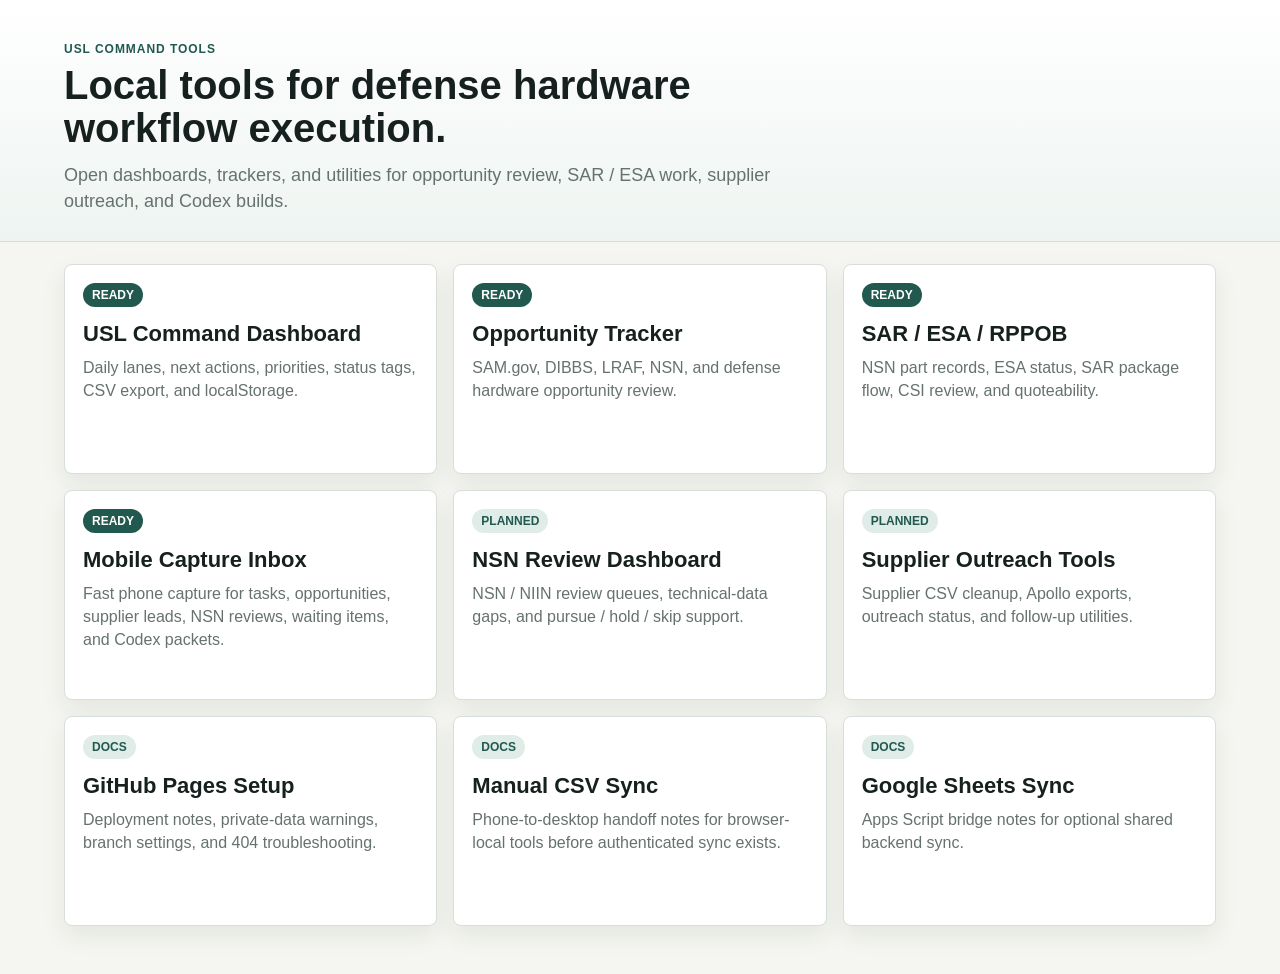
<file: index.html>
<!DOCTYPE html>
<html lang="en">
<head>
  <meta charset="UTF-8">
  <meta name="viewport" content="width=device-width, initial-scale=1.0">
  <title>USL Command Tools</title>
  <link rel="stylesheet" href="./styles.css">
</head>
<body>
  <header class="launch-header">
    <p class="eyebrow">USL Command Tools</p>
    <h1>Local tools for defense hardware workflow execution.</h1>
    <p class="lede">Open dashboards, trackers, and utilities for opportunity review, SAR / ESA work, supplier outreach, and Codex builds.</p>
  </header>

  <main class="tool-grid" aria-label="USL tool launcher">
    <a class="tool-card ready" href="./usl-command-dashboard/">
      <span>Ready</span>
      <h2>USL Command Dashboard</h2>
      <p>Daily lanes, next actions, priorities, status tags, CSV export, and localStorage.</p>
    </a>
    <a class="tool-card ready" href="./opportunity-tracker/">
      <span>Ready</span>
      <h2>Opportunity Tracker</h2>
      <p>SAM.gov, DIBBS, LRAF, NSN, and defense hardware opportunity review.</p>
    </a>
    <a class="tool-card ready" href="./sar-system/">
      <span>Ready</span>
      <h2>SAR / ESA / RPPOB</h2>
      <p>NSN part records, ESA status, SAR package flow, CSI review, and quoteability.</p>
    </a>
    <a class="tool-card ready" href="./mobile-capture-inbox/">
      <span>Ready</span>
      <h2>Mobile Capture Inbox</h2>
      <p>Fast phone capture for tasks, opportunities, supplier leads, NSN reviews, waiting items, and Codex packets.</p>
    </a>
    <a class="tool-card" href="./nsn-review-dashboard/">
      <span>Planned</span>
      <h2>NSN Review Dashboard</h2>
      <p>NSN / NIIN review queues, technical-data gaps, and pursue / hold / skip support.</p>
    </a>
    <a class="tool-card" href="./supplier-outreach-tools/">
      <span>Planned</span>
      <h2>Supplier Outreach Tools</h2>
      <p>Supplier CSV cleanup, Apollo exports, outreach status, and follow-up utilities.</p>
    </a>
    <a class="tool-card" href="./docs/github-pages-deployment.md">
      <span>Docs</span>
      <h2>GitHub Pages Setup</h2>
      <p>Deployment notes, private-data warnings, branch settings, and 404 troubleshooting.</p>
    </a>
    <a class="tool-card" href="./docs/manual-csv-sync.md">
      <span>Docs</span>
      <h2>Manual CSV Sync</h2>
      <p>Phone-to-desktop handoff notes for browser-local tools before authenticated sync exists.</p>
    </a>
    <a class="tool-card" href="./docs/google-sheets-sync.md">
      <span>Docs</span>
      <h2>Google Sheets Sync</h2>
      <p>Apps Script bridge notes for optional shared backend sync.</p>
    </a>
  </main>
</body>
</html>
</file>
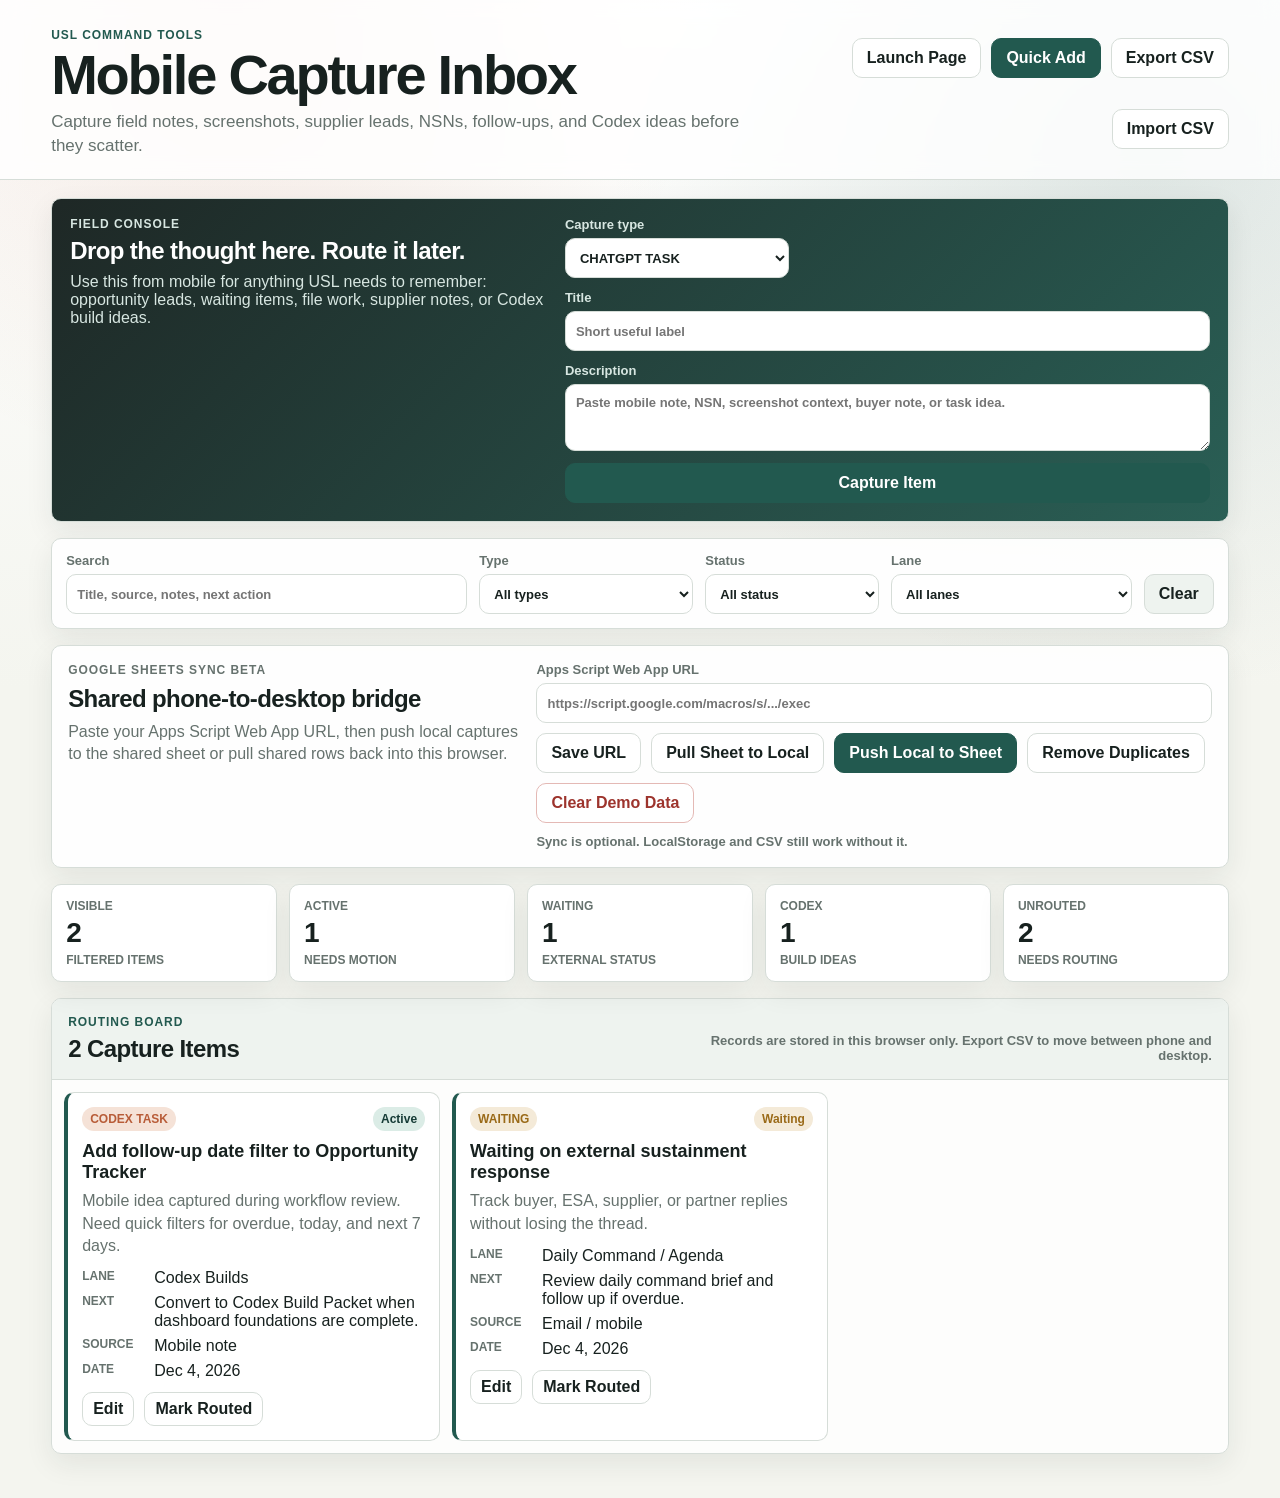
<file: mobile-capture-inbox/index.html>
<!DOCTYPE html>
<html lang="en">
<head>
  <meta charset="UTF-8">
  <meta name="viewport" content="width=device-width, initial-scale=1.0">
  <title>USL Mobile Capture Inbox</title>
  <link rel="stylesheet" href="./styles.css">
</head>
<body>
  <header class="app-header">
    <div>
      <p class="eyebrow">USL Command Tools</p>
      <h1>Mobile Capture Inbox</h1>
      <p class="lede">Capture field notes, screenshots, supplier leads, NSNs, follow-ups, and Codex ideas before they scatter.</p>
    </div>
    <div class="header-actions">
      <a class="button" href="../">Launch Page</a>
      <button class="button primary" id="quick-add-button" type="button">Quick Add</button>
      <button class="button" id="export-csv-button" type="button">Export CSV</button>
      <button class="button" id="import-csv-button" type="button">Import CSV</button>
      <input id="csv-file-input" type="file" accept=".csv,text/csv" hidden>
    </div>
  </header>

  <main class="app-shell">
    <section class="capture-panel" aria-label="Quick capture">
      <div>
        <p class="eyebrow">Field Console</p>
        <h2>Drop the thought here. Route it later.</h2>
        <p>Use this from mobile for anything USL needs to remember: opportunity leads, waiting items, file work, supplier notes, or Codex build ideas.</p>
      </div>
      <form id="quick-capture-form" class="quick-form">
        <label>
          Capture type
          <select id="quick-type" name="captureType"></select>
        </label>
        <label class="wide">
          Title
          <input id="quick-title" name="title" placeholder="Short useful label" required>
        </label>
        <label class="wide">
          Description
          <textarea id="quick-description" name="description" rows="3" placeholder="Paste mobile note, NSN, screenshot context, buyer note, or task idea."></textarea>
        </label>
        <button class="button primary wide" type="submit">Capture Item</button>
      </form>
    </section>

    <section class="toolbar" aria-label="Inbox filters">
      <label class="search-field">
        Search
        <input id="search-input" type="search" placeholder="Title, source, notes, next action">
      </label>
      <label>
        Type
        <select id="type-filter"></select>
      </label>
      <label>
        Status
        <select id="status-filter"></select>
      </label>
      <label>
        Lane
        <select id="lane-filter"></select>
      </label>
      <button class="button subtle" id="clear-filters-button" type="button">Clear</button>
    </section>

    <section class="sync-panel" aria-label="Google Sheets sync beta">
      <div>
        <p class="eyebrow">Google Sheets Sync Beta</p>
        <h2>Shared phone-to-desktop bridge</h2>
        <p>Paste your Apps Script Web App URL, then push local captures to the shared sheet or pull shared rows back into this browser.</p>
      </div>
      <div class="sync-controls">
        <label class="wide">
          Apps Script Web App URL
          <input id="sync-endpoint" type="url" placeholder="https://script.google.com/macros/s/.../exec">
        </label>
        <div class="sync-actions">
          <button class="button" id="save-sync-button" type="button">Save URL</button>
          <button class="button" id="pull-sync-button" type="button">Pull Sheet to Local</button>
          <button class="button primary" id="push-sync-button" type="button">Push Local to Sheet</button>
          <button class="button" id="dedupe-button" type="button">Remove Duplicates</button>
          <button class="button danger" id="clear-demo-data-button" type="button">Clear Demo Data</button>
        </div>
        <p class="sync-status" id="sync-status">Sync is optional. LocalStorage and CSV still work without it.</p>
      </div>
    </section>

    <section class="summary-grid" id="summary-grid" aria-label="Capture summary"></section>

    <section class="record-surface" aria-label="Capture inbox records">
      <div class="surface-header">
        <div>
          <p class="eyebrow">Routing Board</p>
          <h2 id="result-heading">Capture Items</h2>
        </div>
        <p id="storage-note">Records are stored in this browser only. Export CSV to move between phone and desktop.</p>
      </div>
      <div class="card-list" id="card-list"></div>
      <p class="empty-state" id="empty-state" hidden>No capture items match the current filters.</p>
    </section>
  </main>

  <dialog class="record-dialog" id="record-dialog">
    <form id="record-form" method="dialog">
      <div class="dialog-header">
        <div>
          <p class="eyebrow">Capture Item</p>
          <h2 id="dialog-title">Edit Capture</h2>
        </div>
        <button class="icon-button" id="close-dialog-button" type="button" aria-label="Close dialog">X</button>
      </div>

      <input id="id" name="id" type="hidden">

      <div class="form-grid">
        <label>
          Capture type
          <select id="captureType" name="captureType"></select>
        </label>
        <label>
          Priority
          <select id="priority" name="priority"></select>
        </label>
        <label>
          Status
          <select id="status" name="status"></select>
        </label>
        <label>
          Target lane
          <select id="targetLane" name="targetLane"></select>
        </label>
        <label>
          Date captured
          <input id="dateCaptured" name="dateCaptured" type="date">
        </label>
        <label>
          Source
          <input id="source" name="source" placeholder="Mobile, email, SAM.gov, supplier, screenshot">
        </label>
        <label class="full-span">
          Title
          <input id="title" name="title" required>
        </label>
        <label class="full-span">
          Description
          <textarea id="description" name="description" rows="4"></textarea>
        </label>
        <label class="full-span">
          Next action
          <input id="nextAction" name="nextAction" placeholder="Route to dashboard, create Codex packet, reply, wait, review NSN">
        </label>
        <label class="full-span">
          Notes
          <textarea id="notes" name="notes" rows="3"></textarea>
        </label>
      </div>

      <div class="dialog-actions">
        <button class="button danger" id="delete-record-button" type="button">Delete</button>
        <div class="dialog-action-group">
          <button class="button" id="mark-routed-button" type="button">Mark Routed</button>
          <button class="button" id="cancel-button" type="button">Cancel</button>
          <button class="button primary" type="submit">Save Item</button>
        </div>
      </div>
    </form>
  </dialog>

  <template id="summary-template">
    <article class="summary-item">
      <span></span>
      <strong></strong>
      <small></small>
    </article>
  </template>

  <template id="card-template">
    <article class="capture-card">
      <div class="capture-card-top">
        <span class="type-pill"></span>
        <span class="status-pill"></span>
      </div>
      <h3></h3>
      <p class="description"></p>
      <dl>
        <div><dt>Lane</dt><dd class="card-lane"></dd></div>
        <div><dt>Next</dt><dd class="card-next"></dd></div>
        <div><dt>Source</dt><dd class="card-source"></dd></div>
        <div><dt>Date</dt><dd class="card-date"></dd></div>
      </dl>
      <div class="card-actions">
        <button class="button small edit-button" type="button">Edit</button>
        <button class="button small route-button" type="button">Mark Routed</button>
      </div>
    </article>
  </template>

  <script src="./app.js"></script>
</body>
</html>
</file>
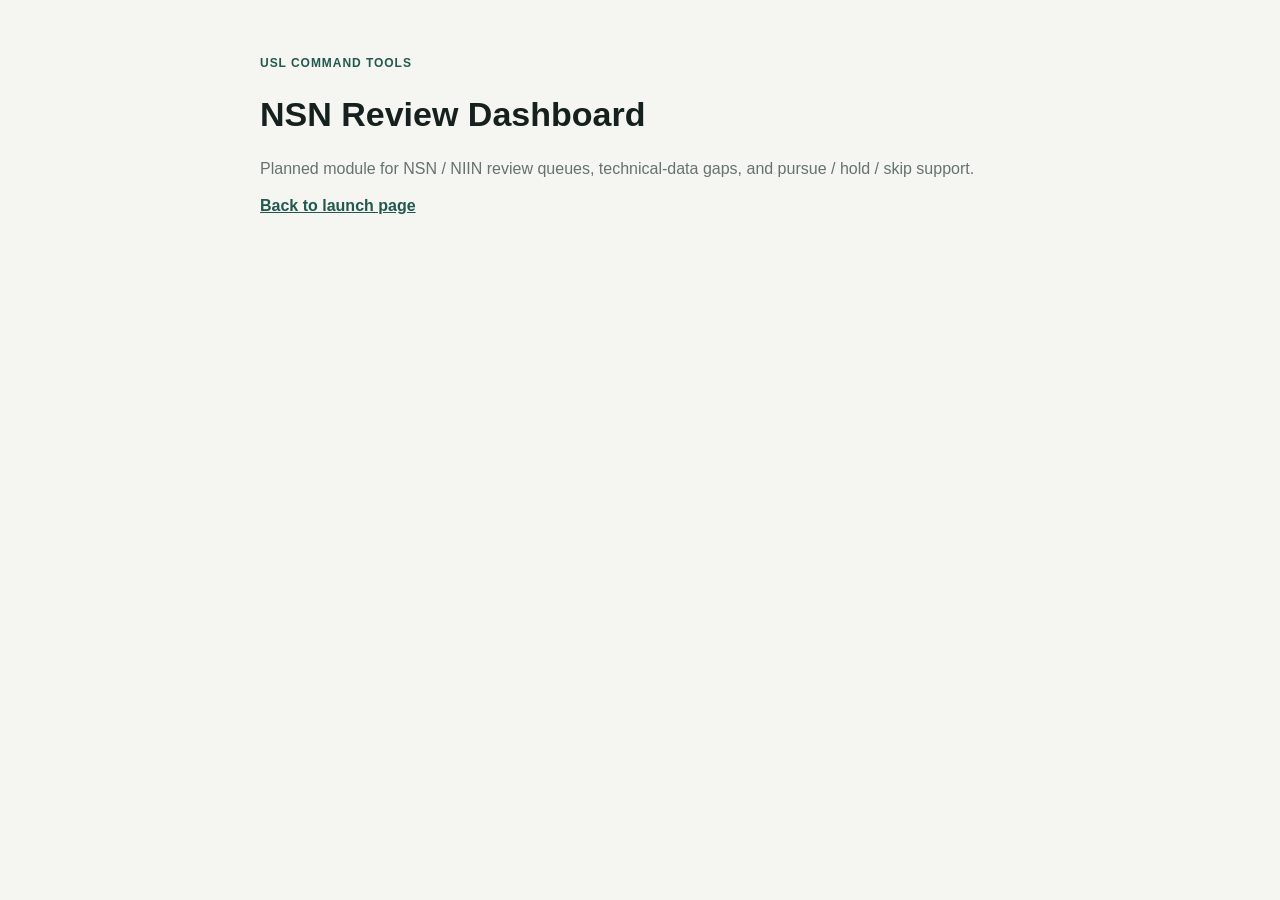
<file: nsn-review-dashboard/index.html>
<!DOCTYPE html>
<html lang="en">
<head>
  <meta charset="UTF-8">
  <meta name="viewport" content="width=device-width, initial-scale=1.0">
  <title>USL NSN Review Dashboard</title>
  <link rel="stylesheet" href="./styles.css">
</head>
<body>
  <main class="placeholder">
    <p class="eyebrow">USL Command Tools</p>
    <h1>NSN Review Dashboard</h1>
    <p>Planned module for NSN / NIIN review queues, technical-data gaps, and pursue / hold / skip support.</p>
    <a href="../">Back to launch page</a>
  </main>
  <script src="./app.js"></script>
</body>
</html>
</file>
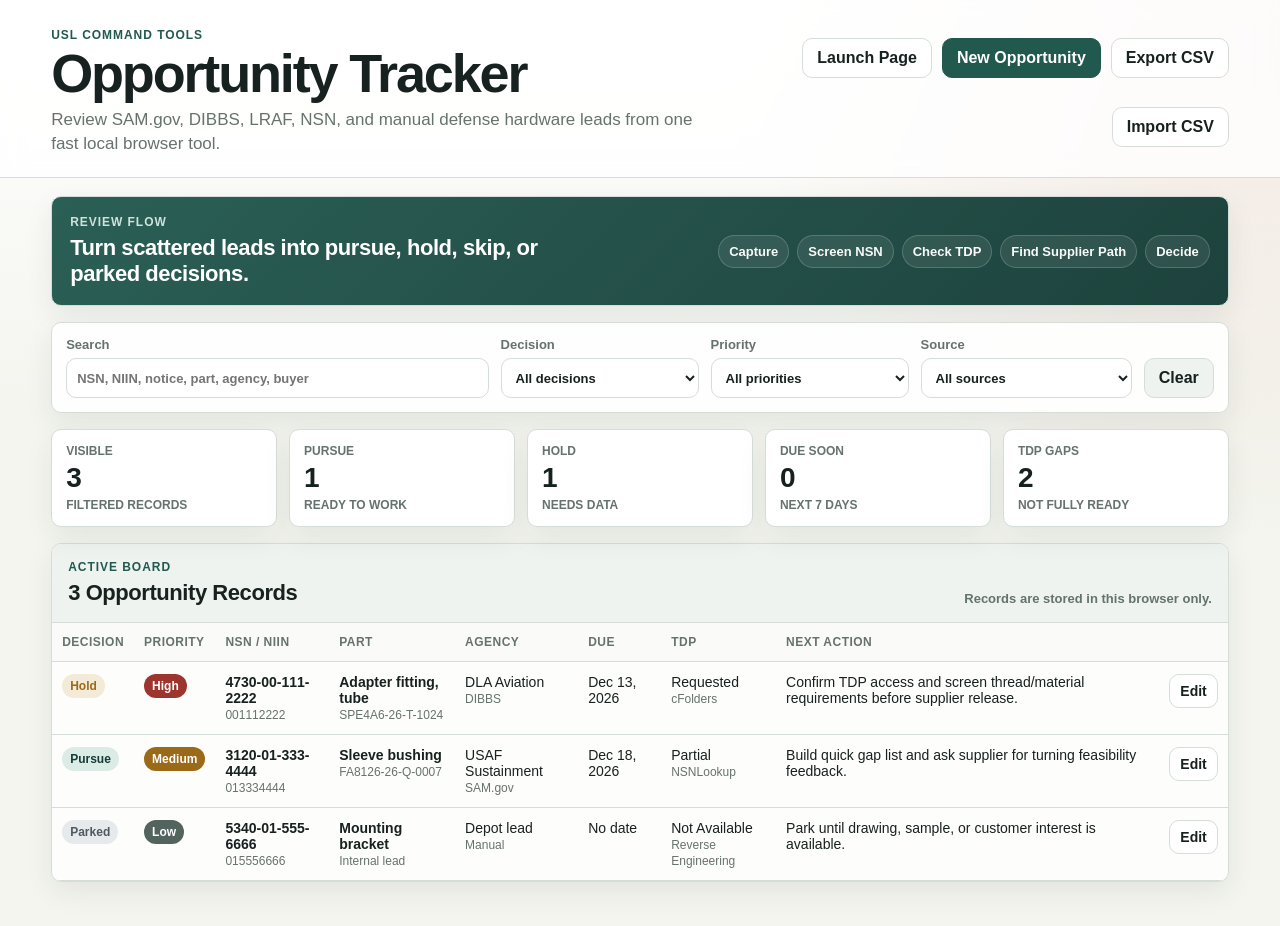
<file: opportunity-tracker/index.html>
<!DOCTYPE html>
<html lang="en">
<head>
  <meta charset="UTF-8">
  <meta name="viewport" content="width=device-width, initial-scale=1.0">
  <title>USL Opportunity Tracker</title>
  <link rel="stylesheet" href="./styles.css">
</head>
<body>
  <header class="app-header">
    <div>
      <p class="eyebrow">USL Command Tools</p>
      <h1>Opportunity Tracker</h1>
      <p class="lede">Review SAM.gov, DIBBS, LRAF, NSN, and manual defense hardware leads from one fast local browser tool.</p>
    </div>
    <div class="header-actions">
      <a class="button" href="../">Launch Page</a>
      <button class="button primary" id="new-record-button" type="button">New Opportunity</button>
      <button class="button" id="export-csv-button" type="button">Export CSV</button>
      <button class="button" id="import-csv-button" type="button">Import CSV</button>
      <input id="csv-file-input" type="file" accept=".csv,text/csv" hidden>
    </div>
  </header>

  <main class="app-shell">
    <section class="mission-panel" aria-label="Opportunity review mission">
      <div>
        <p class="eyebrow">Review Flow</p>
        <h2>Turn scattered leads into pursue, hold, skip, or parked decisions.</h2>
      </div>
      <div class="mission-steps" aria-label="Opportunity workflow">
        <span>Capture</span>
        <span>Screen NSN</span>
        <span>Check TDP</span>
        <span>Find Supplier Path</span>
        <span>Decide</span>
      </div>
    </section>

    <section class="toolbar" aria-label="Opportunity filters">
      <label class="search-field">
        Search
        <input id="search-input" type="search" placeholder="NSN, NIIN, notice, part, agency, buyer">
      </label>
      <label>
        Decision
        <select id="decision-filter"></select>
      </label>
      <label>
        Priority
        <select id="priority-filter"></select>
      </label>
      <label>
        Source
        <select id="source-filter"></select>
      </label>
      <button class="button subtle" id="clear-filters-button" type="button">Clear</button>
    </section>

    <section class="summary-grid" id="summary-grid" aria-label="Opportunity summary"></section>

    <section class="record-surface" aria-label="Opportunity records">
      <div class="surface-header">
        <div>
          <p class="eyebrow">Active Board</p>
          <h2 id="result-heading">Opportunity Records</h2>
        </div>
        <p id="storage-note">Records are stored in this browser only.</p>
      </div>

      <div class="table-wrap">
        <table>
          <thead>
            <tr>
              <th>Decision</th>
              <th>Priority</th>
              <th>NSN / NIIN</th>
              <th>Part</th>
              <th>Agency</th>
              <th>Due</th>
              <th>TDP</th>
              <th>Next Action</th>
              <th></th>
            </tr>
          </thead>
          <tbody id="records-table-body"></tbody>
        </table>
      </div>

      <div class="card-list" id="records-card-list"></div>
      <p class="empty-state" id="empty-state" hidden>No opportunities match the current filters.</p>
    </section>
  </main>

  <dialog class="record-dialog" id="record-dialog">
    <form id="record-form" method="dialog">
      <div class="dialog-header">
        <div>
          <p class="eyebrow">Opportunity Record</p>
          <h2 id="dialog-title">New Opportunity</h2>
        </div>
        <button class="icon-button" id="close-dialog-button" type="button" aria-label="Close dialog">X</button>
      </div>

      <input id="id" name="id" type="hidden">

      <div class="form-grid">
        <label>
          Opportunity ID
          <input id="opportunityId" name="opportunityId" placeholder="USL-OPP-001">
        </label>
        <label>
          Source
          <select id="source" name="source" required></select>
        </label>
        <label>
          Notice ID
          <input id="noticeId" name="noticeId" placeholder="SAM notice, DIBBS ref, or manual ID">
        </label>
        <label>
          Solicitation number
          <input id="solicitationNumber" name="solicitationNumber">
        </label>
        <label>
          NSN
          <input id="nsn" name="nsn" placeholder="0000-00-000-0000">
        </label>
        <label>
          NIIN
          <input id="niin" name="niin" placeholder="Last 9 digits">
        </label>
        <label>
          FSC
          <input id="fsc" name="fsc" placeholder="4-digit FSC">
        </label>
        <label>
          Part name
          <input id="partName" name="partName" required>
        </label>
        <label>
          Agency
          <input id="agency" name="agency" placeholder="DLA, USAF, Navy, Army">
        </label>
        <label>
          Buyer / Contracting Officer
          <input id="buyer" name="buyer">
        </label>
        <label>
          Due date
          <input id="dueDate" name="dueDate" type="date">
        </label>
        <label>
          Follow-up date
          <input id="followUpDate" name="followUpDate" type="date">
        </label>
        <label>
          AMC
          <input id="amc" name="amc" maxlength="2">
        </label>
        <label>
          AMSC
          <input id="amsc" name="amsc" maxlength="2">
        </label>
        <label>
          CSI status
          <select id="csiStatus" name="csiStatus"></select>
        </label>
        <label>
          Technical data source
          <select id="technicalDataSource" name="technicalDataSource"></select>
        </label>
        <label>
          TDP status
          <select id="tdpStatus" name="tdpStatus"></select>
        </label>
        <label>
          Supplier status
          <select id="supplierStatus" name="supplierStatus"></select>
        </label>
        <label>
          Decision
          <select id="decision" name="decision" required></select>
        </label>
        <label>
          Priority
          <select id="priority" name="priority" required></select>
        </label>
        <label class="full-span">
          Next action
          <input id="nextAction" name="nextAction" placeholder="Review TDP, request drawing, contact supplier, draft no-bid note">
        </label>
        <label class="full-span">
          Notes
          <textarea id="notes" name="notes" rows="4" placeholder="Capture risk, quote blockers, customer context, or sourcing notes."></textarea>
        </label>
      </div>

      <div class="dialog-actions">
        <button class="button danger" id="delete-record-button" type="button">Delete</button>
        <div class="dialog-action-group">
          <button class="button" id="cancel-button" type="button">Cancel</button>
          <button class="button primary" type="submit">Save Opportunity</button>
        </div>
      </div>
    </form>
  </dialog>

  <template id="summary-template">
    <article class="summary-item">
      <span></span>
      <strong></strong>
      <small></small>
    </article>
  </template>

  <template id="card-template">
    <article class="record-card">
      <div class="record-card-top">
        <span class="decision-pill"></span>
        <span class="priority-pill"></span>
      </div>
      <h3></h3>
      <p class="record-meta"></p>
      <dl>
        <div>
          <dt>NSN</dt>
          <dd class="card-nsn"></dd>
        </div>
        <div>
          <dt>Due</dt>
          <dd class="card-due"></dd>
        </div>
        <div>
          <dt>TDP</dt>
          <dd class="card-tdp"></dd>
        </div>
        <div>
          <dt>Next</dt>
          <dd class="card-next"></dd>
        </div>
      </dl>
      <button class="button small edit-record-button" type="button">Edit</button>
    </article>
  </template>

  <script src="./app.js"></script>
</body>
</html>
</file>
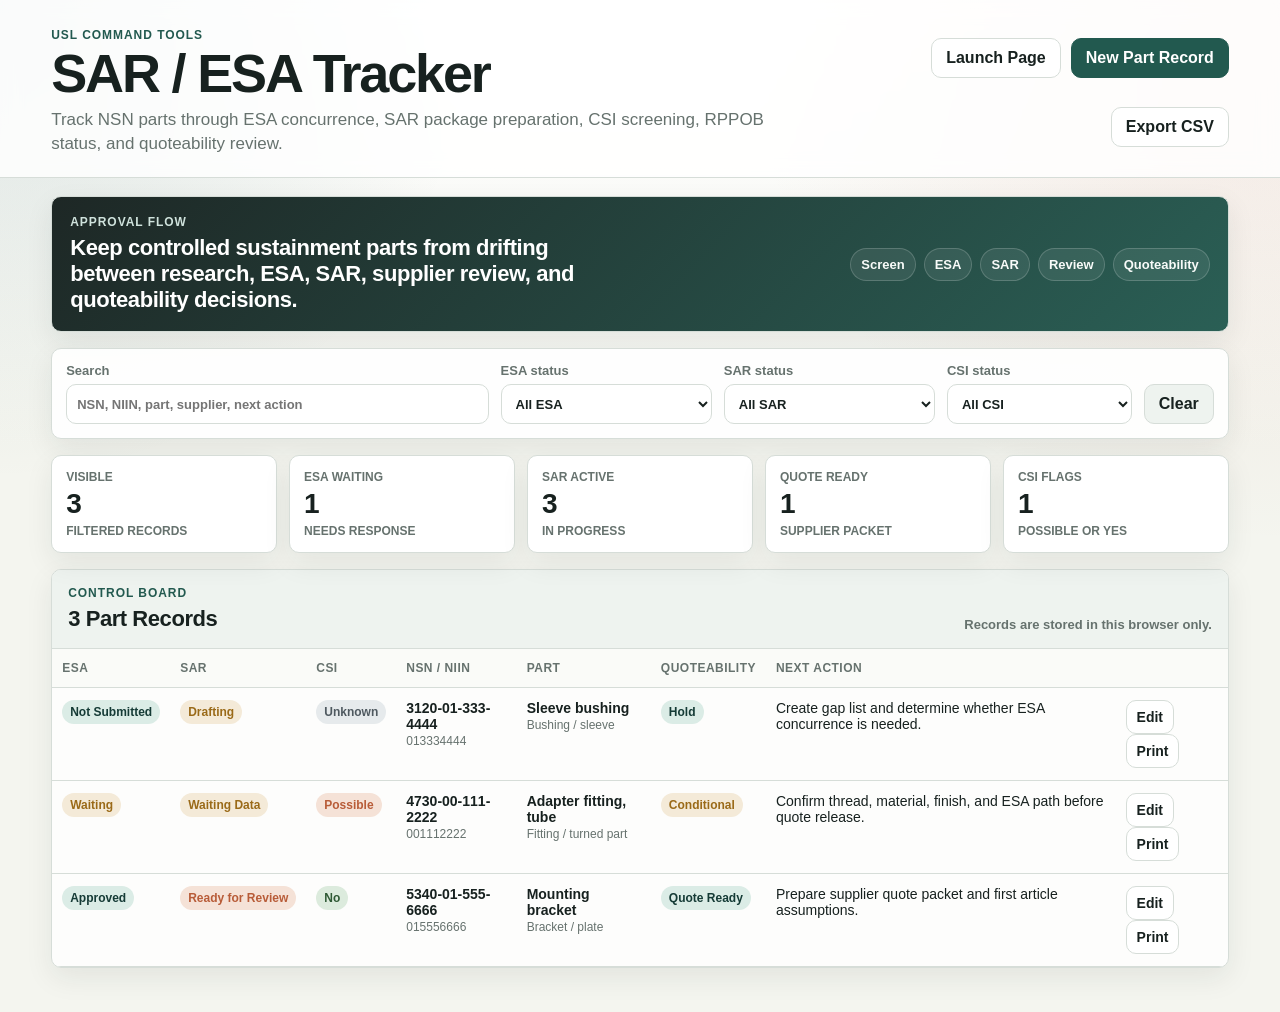
<file: sar-system/index.html>
<!DOCTYPE html>
<html lang="en">
<head>
  <meta charset="UTF-8">
  <meta name="viewport" content="width=device-width, initial-scale=1.0">
  <title>USL SAR / ESA / RPPOB Tracker</title>
  <link rel="stylesheet" href="./styles.css">
</head>
<body>
  <header class="app-header">
    <div>
      <p class="eyebrow">USL Command Tools</p>
      <h1>SAR / ESA Tracker</h1>
      <p class="lede">Track NSN parts through ESA concurrence, SAR package preparation, CSI screening, RPPOB status, and quoteability review.</p>
    </div>
    <div class="header-actions">
      <a class="button" href="../">Launch Page</a>
      <button class="button primary" id="new-record-button" type="button">New Part Record</button>
      <button class="button" id="export-csv-button" type="button">Export CSV</button>
    </div>
  </header>

  <main class="app-shell">
    <section class="mission-panel">
      <div>
        <p class="eyebrow">Approval Flow</p>
        <h2>Keep controlled sustainment parts from drifting between research, ESA, SAR, supplier review, and quoteability decisions.</h2>
      </div>
      <div class="mission-steps">
        <span>Screen</span>
        <span>ESA</span>
        <span>SAR</span>
        <span>Review</span>
        <span>Quoteability</span>
      </div>
    </section>

    <section class="toolbar" aria-label="SAR filters">
      <label class="search-field">
        Search
        <input id="search-input" type="search" placeholder="NSN, NIIN, part, supplier, next action">
      </label>
      <label>
        ESA status
        <select id="esa-filter"></select>
      </label>
      <label>
        SAR status
        <select id="sar-filter"></select>
      </label>
      <label>
        CSI status
        <select id="csi-filter"></select>
      </label>
      <button class="button subtle" id="clear-filters-button" type="button">Clear</button>
    </section>

    <section class="summary-grid" id="summary-grid" aria-label="SAR summary"></section>

    <section class="record-surface" aria-label="SAR records">
      <div class="surface-header">
        <div>
          <p class="eyebrow">Control Board</p>
          <h2 id="result-heading">Part Records</h2>
        </div>
        <p id="storage-note">Records are stored in this browser only.</p>
      </div>

      <div class="table-wrap">
        <table>
          <thead>
            <tr>
              <th>ESA</th>
              <th>SAR</th>
              <th>CSI</th>
              <th>NSN / NIIN</th>
              <th>Part</th>
              <th>Quoteability</th>
              <th>Next Action</th>
              <th></th>
            </tr>
          </thead>
          <tbody id="records-table-body"></tbody>
        </table>
      </div>

      <div class="card-list" id="records-card-list"></div>
      <p class="empty-state" id="empty-state" hidden>No SAR / ESA records match the current filters.</p>
    </section>
  </main>

  <dialog class="record-dialog" id="record-dialog">
    <form id="record-form" method="dialog">
      <div class="dialog-header">
        <div>
          <p class="eyebrow">SAR / ESA Record</p>
          <h2 id="dialog-title">New Part Record</h2>
        </div>
        <button class="icon-button" id="close-dialog-button" type="button" aria-label="Close dialog">X</button>
      </div>

      <input id="id" name="id" type="hidden">

      <div class="form-grid">
        <label>
          Record ID
          <input id="recordId" name="recordId" placeholder="USL-SAR-001">
        </label>
        <label>
          NSN
          <input id="nsn" name="nsn" placeholder="0000-00-000-0000">
        </label>
        <label>
          NIIN
          <input id="niin" name="niin" placeholder="Last 9 digits">
        </label>
        <label>
          FSC
          <input id="fsc" name="fsc" placeholder="4-digit FSC">
        </label>
        <label>
          Part type
          <input id="partType" name="partType" placeholder="Bushing, fitting, bracket">
        </label>
        <label>
          Part name
          <input id="partName" name="partName" required>
        </label>
        <label>
          AMC
          <input id="amc" name="amc" maxlength="2">
        </label>
        <label>
          AMSC
          <input id="amsc" name="amsc" maxlength="2">
        </label>
        <label>
          CSI status
          <select id="csiStatus" name="csiStatus"></select>
        </label>
        <label>
          RPPOB status
          <select id="rppobStatus" name="rppobStatus"></select>
        </label>
        <label>
          ESA status
          <select id="esaStatus" name="esaStatus"></select>
        </label>
        <label>
          ESA submission date
          <input id="esaSubmissionDate" name="esaSubmissionDate" type="date">
        </label>
        <label>
          SAR category
          <select id="sarCategory" name="sarCategory"></select>
        </label>
        <label>
          SAR status
          <select id="sarStatus" name="sarStatus"></select>
        </label>
        <label>
          Technical data source
          <select id="technicalDataSource" name="technicalDataSource"></select>
        </label>
        <label>
          cFolders status
          <select id="cFoldersStatus" name="cFoldersStatus"></select>
        </label>
        <label>
          NSNLookup status
          <select id="nsnLookupStatus" name="nsnLookupStatus"></select>
        </label>
        <label>
          Drawing status
          <select id="drawingStatus" name="drawingStatus"></select>
        </label>
        <label>
          Manufacturing director review
          <select id="manufacturingReview" name="manufacturingReview"></select>
        </label>
        <label>
          Engineering director review
          <select id="engineeringReview" name="engineeringReview"></select>
        </label>
        <label>
          Supplier candidate
          <input id="supplierCandidate" name="supplierCandidate" placeholder="Supplier name or TBD">
        </label>
        <label>
          Quoteability status
          <select id="quoteabilityStatus" name="quoteabilityStatus"></select>
        </label>
        <label>
          Follow-up cadence
          <select id="followUpCadence" name="followUpCadence"></select>
        </label>
        <label class="full-span">
          Next action
          <input id="nextAction" name="nextAction" placeholder="Submit ESA request, draft SAR, request drawing, schedule engineering review">
        </label>
        <label class="full-span">
          Notes
          <textarea id="notes" name="notes" rows="4" placeholder="Capture blockers, evidence, missing data, approvals, or handoff notes."></textarea>
        </label>
      </div>

      <div class="dialog-actions">
        <button class="button danger" id="delete-record-button" type="button">Delete</button>
        <div class="dialog-action-group">
          <button class="button" id="print-record-button" type="button">Print Summary</button>
          <button class="button" id="cancel-button" type="button">Cancel</button>
          <button class="button primary" type="submit">Save Record</button>
        </div>
      </div>
    </form>
  </dialog>

  <section class="print-sheet" id="print-sheet" aria-label="Printable record summary"></section>

  <template id="summary-template">
    <article class="summary-item">
      <span></span>
      <strong></strong>
      <small></small>
    </article>
  </template>

  <template id="card-template">
    <article class="record-card">
      <div class="record-card-top">
        <span class="esa-pill"></span>
        <span class="sar-pill"></span>
      </div>
      <h3></h3>
      <p class="record-meta"></p>
      <dl>
        <div>
          <dt>CSI</dt>
          <dd class="card-csi"></dd>
        </div>
        <div>
          <dt>NSN</dt>
          <dd class="card-nsn"></dd>
        </div>
        <div>
          <dt>Quote</dt>
          <dd class="card-quote"></dd>
        </div>
        <div>
          <dt>Next</dt>
          <dd class="card-next"></dd>
        </div>
      </dl>
      <div class="card-actions">
        <button class="button small edit-record-button" type="button">Edit</button>
        <button class="button small print-card-button" type="button">Print</button>
      </div>
    </article>
  </template>

  <script src="./app.js"></script>
</body>
</html>
</file>
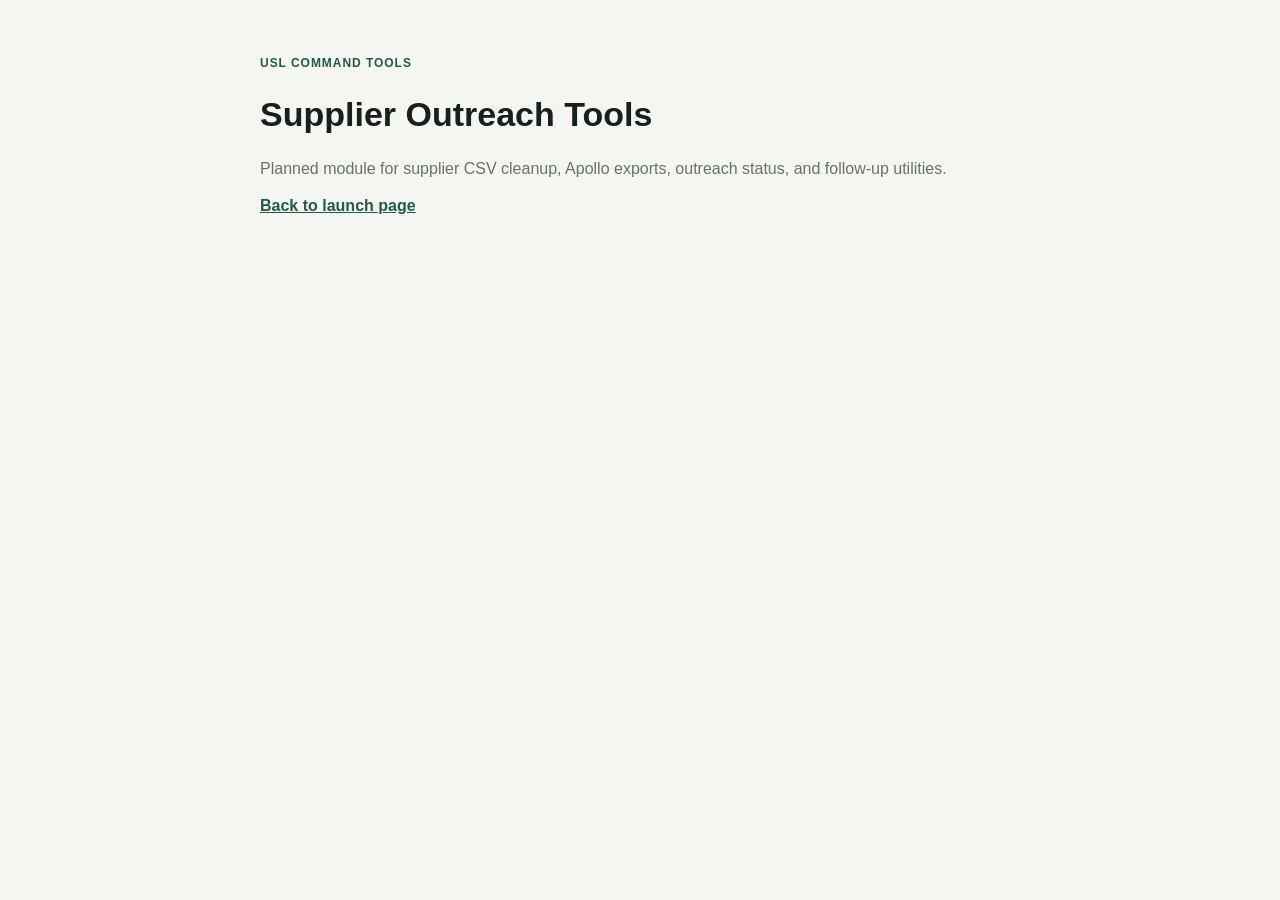
<file: supplier-outreach-tools/index.html>
<!DOCTYPE html>
<html lang="en">
<head>
  <meta charset="UTF-8">
  <meta name="viewport" content="width=device-width, initial-scale=1.0">
  <title>USL Supplier Outreach Tools</title>
  <link rel="stylesheet" href="./styles.css">
</head>
<body>
  <main class="placeholder">
    <p class="eyebrow">USL Command Tools</p>
    <h1>Supplier Outreach Tools</h1>
    <p>Planned module for supplier CSV cleanup, Apollo exports, outreach status, and follow-up utilities.</p>
    <a href="../">Back to launch page</a>
  </main>
  <script src="./app.js"></script>
</body>
</html>
</file>
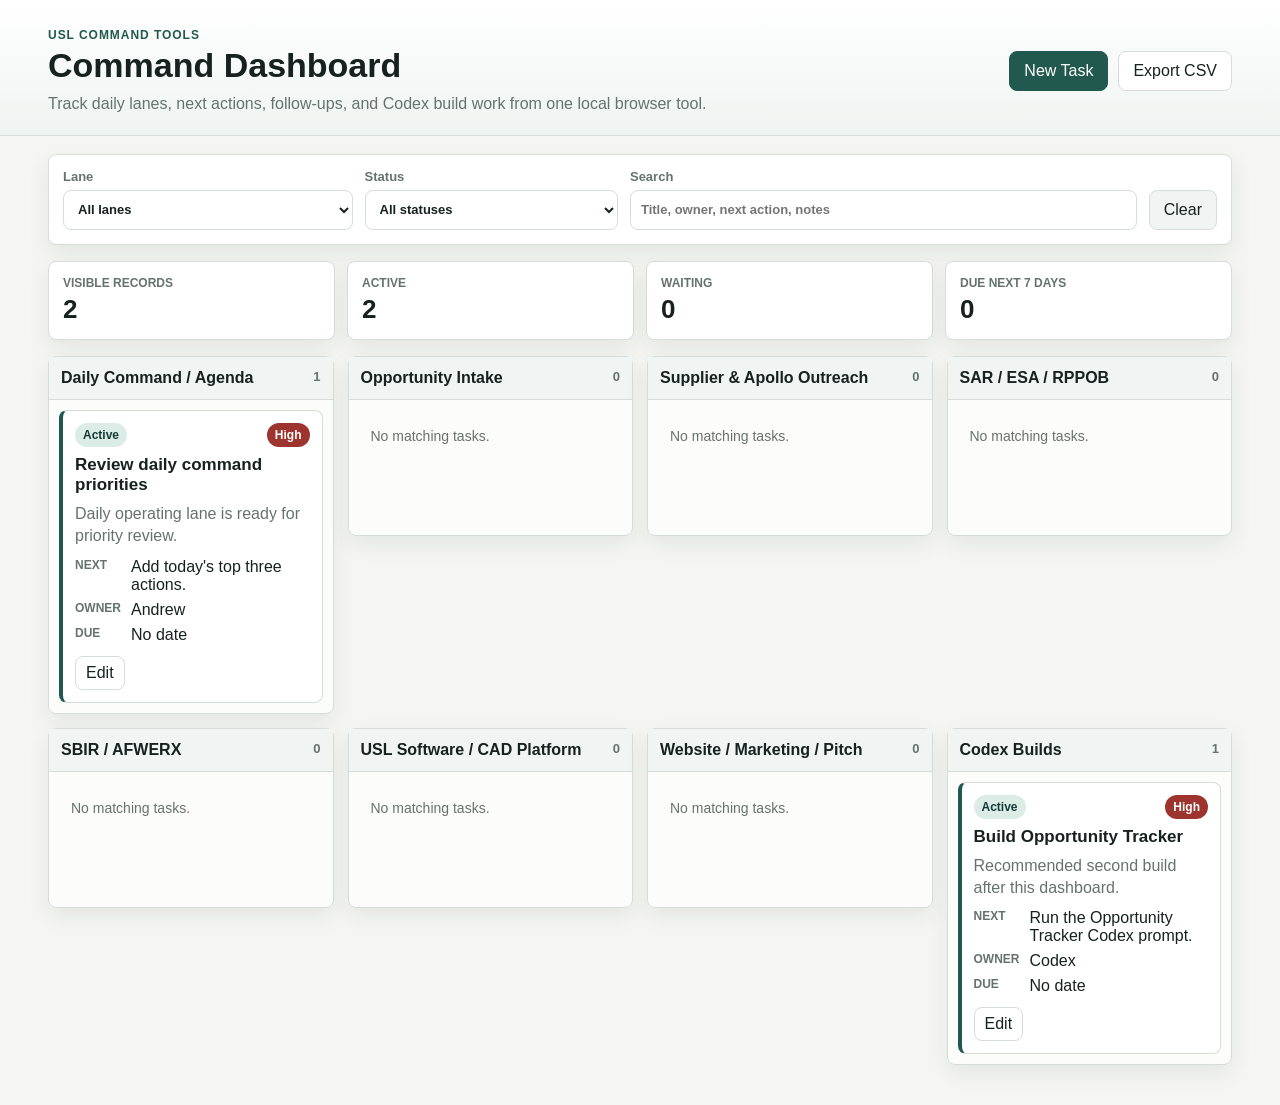
<file: usl-command-dashboard/index.html>
<!DOCTYPE html>
<html lang="en">
<head>
  <meta charset="UTF-8">
  <meta name="viewport" content="width=device-width, initial-scale=1.0">
  <title>USL Command Dashboard</title>
  <link rel="stylesheet" href="./styles.css">
</head>
<body>
  <header class="app-header">
    <div>
      <p class="eyebrow">USL Command Tools</p>
      <h1>Command Dashboard</h1>
      <p class="lede">Track daily lanes, next actions, follow-ups, and Codex build work from one local browser tool.</p>
    </div>
    <div class="header-actions">
      <button class="button primary" id="new-task-button" type="button">New Task</button>
      <button class="button" id="export-csv-button" type="button">Export CSV</button>
    </div>
  </header>

  <main class="app-shell">
    <section class="toolbar" aria-label="Dashboard filters">
      <label>
        Lane
        <select id="lane-filter"></select>
      </label>
      <label>
        Status
        <select id="status-filter"></select>
      </label>
      <label class="search-field">
        Search
        <input id="search-input" type="search" placeholder="Title, owner, next action, notes">
      </label>
      <button class="button subtle" id="clear-filters-button" type="button">Clear</button>
    </section>

    <section class="summary-grid" id="summary-grid" aria-label="Dashboard summary"></section>

    <section class="board" id="lane-board" aria-label="USL work lanes"></section>
  </main>

  <dialog class="task-dialog" id="task-dialog">
    <form id="task-form" method="dialog">
      <div class="dialog-header">
        <div>
          <p class="eyebrow">Task Record</p>
          <h2 id="dialog-title">New Task</h2>
        </div>
        <button class="icon-button" id="close-dialog-button" type="button" aria-label="Close dialog">X</button>
      </div>

      <input id="task-id" type="hidden">

      <div class="form-grid">
        <label>
          Title
          <input id="title" name="title" required>
        </label>
        <label>
          Lane
          <select id="lane" name="lane" required></select>
        </label>
        <label>
          Status tag
          <select id="status" name="status" required></select>
        </label>
        <label>
          Priority
          <select id="priority" name="priority" required>
            <option>High</option>
            <option>Medium</option>
            <option>Low</option>
          </select>
        </label>
        <label>
          Owner / responsible party
          <input id="owner" name="owner" placeholder="Andrew, Codex, supplier, buyer">
        </label>
        <label>
          Due date
          <input id="dueDate" name="dueDate" type="date">
        </label>
        <label class="full-span">
          Current status
          <input id="currentStatus" name="currentStatus" placeholder="Active review, waiting on reply, parked until data arrives">
        </label>
        <label class="full-span">
          Next action
          <input id="nextAction" name="nextAction" placeholder="Send follow-up, review NSN, draft Codex packet">
        </label>
        <label class="full-span">
          Notes
          <textarea id="notes" name="notes" rows="4" placeholder="Context, links, blockers, or handoff notes"></textarea>
        </label>
      </div>

      <div class="dialog-actions">
        <button class="button danger" id="delete-task-button" type="button">Delete</button>
        <div class="dialog-action-group">
          <button class="button" id="cancel-button" type="button">Cancel</button>
          <button class="button primary" type="submit">Save Task</button>
        </div>
      </div>
    </form>
  </dialog>

  <template id="task-card-template">
    <article class="task-card">
      <div class="task-card-top">
        <span class="status-pill"></span>
        <span class="priority-pill"></span>
      </div>
      <h3></h3>
      <p class="current-status"></p>
      <dl>
        <div>
          <dt>Next</dt>
          <dd class="next-action"></dd>
        </div>
        <div>
          <dt>Owner</dt>
          <dd class="owner"></dd>
        </div>
        <div>
          <dt>Due</dt>
          <dd class="due-date"></dd>
        </div>
      </dl>
      <button class="button small edit-task-button" type="button">Edit</button>
    </article>
  </template>

  <script src="./app.js"></script>
</body>
</html>
</file>
<file: styles.css>
:root {
  --bg: #f5f6f1;
  --panel: #ffffff;
  --ink: #16211f;
  --muted: #66726e;
  --line: #d8ded9;
  --primary: #22594f;
  --accent: #b85c38;
  --shadow: 0 10px 24px rgba(22, 33, 31, 0.08);
}

* {
  box-sizing: border-box;
}

body {
  margin: 0;
  min-height: 100vh;
  color: var(--ink);
  background: var(--bg);
  font-family: "Segoe UI", Arial, sans-serif;
}

.launch-header {
  padding: 42px clamp(18px, 5vw, 64px) 26px;
  border-bottom: 1px solid var(--line);
  background: linear-gradient(180deg, #ffffff 0%, #eef4f1 100%);
}

.eyebrow {
  margin: 0 0 8px;
  color: var(--primary);
  font-size: 12px;
  font-weight: 800;
  letter-spacing: 0.08em;
  text-transform: uppercase;
}

h1 {
  max-width: 780px;
  margin: 0 0 12px;
  font-size: 40px;
  line-height: 1.08;
  letter-spacing: 0;
}

.lede {
  max-width: 760px;
  margin: 0;
  color: var(--muted);
  font-size: 18px;
  line-height: 1.45;
}

.tool-grid {
  display: grid;
  grid-template-columns: repeat(3, minmax(0, 1fr));
  gap: 16px;
  padding: 22px clamp(18px, 5vw, 64px) 48px;
}

.tool-card {
  display: block;
  min-height: 210px;
  padding: 18px;
  border: 1px solid var(--line);
  border-radius: 8px;
  color: inherit;
  background: var(--panel);
  box-shadow: var(--shadow);
  text-decoration: none;
}

.tool-card:hover {
  border-color: var(--primary);
}

.tool-card span {
  display: inline-flex;
  margin-bottom: 14px;
  padding: 5px 9px;
  border-radius: 999px;
  color: var(--primary);
  background: #dfece7;
  font-size: 12px;
  font-weight: 800;
  text-transform: uppercase;
}

.tool-card.ready span {
  color: #ffffff;
  background: var(--primary);
}

.tool-card h2 {
  margin: 0 0 10px;
  font-size: 22px;
  line-height: 1.15;
}

.tool-card p {
  margin: 0;
  color: var(--muted);
  line-height: 1.45;
}

@media (max-width: 980px) {
  .tool-grid {
    grid-template-columns: repeat(2, minmax(0, 1fr));
  }
}

@media (max-width: 640px) {
  h1 {
    font-size: 31px;
  }

  .tool-grid {
    grid-template-columns: 1fr;
    padding-inline: 12px;
  }
}
</file>
<file: mobile-capture-inbox/styles.css>
:root {
  --bg: #f4f5ef;
  --panel: #ffffff;
  --panel-strong: #eef3ef;
  --ink: #17211f;
  --muted: #66726e;
  --line: #d6ddd8;
  --primary: #22594f;
  --primary-dark: #153b36;
  --accent: #b85c38;
  --warning: #9a6a18;
  --danger: #9d342d;
  --steel: #53645f;
  --shadow: 0 10px 28px rgba(21, 37, 34, 0.08);
  --radius: 10px;
}

* { box-sizing: border-box; }

body {
  margin: 0;
  min-height: 100vh;
  color: var(--ink);
  background:
    radial-gradient(circle at 18% 0%, rgba(184, 92, 56, 0.13), transparent 30rem),
    radial-gradient(circle at 90% 10%, rgba(34, 89, 79, 0.14), transparent 34rem),
    linear-gradient(180deg, #ffffff 0%, var(--bg) 46%);
  font-family: "Segoe UI", Arial, sans-serif;
}

button, input, select, textarea { font: inherit; }
a { text-decoration: none; }

.app-header {
  display: flex;
  justify-content: space-between;
  gap: 24px;
  padding: 28px clamp(16px, 4vw, 52px) 20px;
  border-bottom: 1px solid var(--line);
  background: rgba(255, 255, 255, 0.82);
  backdrop-filter: blur(10px);
}

.eyebrow {
  margin: 0 0 6px;
  color: var(--primary);
  font-size: 12px;
  font-weight: 850;
  letter-spacing: 0.08em;
  text-transform: uppercase;
}

h1, h2, h3, p { margin-top: 0; }

h1 {
  margin-bottom: 8px;
  font-size: clamp(34px, 5vw, 56px);
  line-height: 0.96;
  letter-spacing: -0.04em;
}

h2 {
  margin-bottom: 8px;
  font-size: 24px;
  letter-spacing: -0.025em;
}

.lede {
  max-width: 760px;
  margin-bottom: 0;
  color: var(--muted);
  font-size: 17px;
  line-height: 1.45;
}

.header-actions, .dialog-actions, .dialog-action-group, .card-actions {
  display: flex;
  align-items: center;
  gap: 10px;
}

.header-actions { flex-wrap: wrap; justify-content: flex-end; }

.button {
  display: inline-flex;
  align-items: center;
  justify-content: center;
  min-height: 40px;
  padding: 9px 14px;
  border: 1px solid var(--line);
  border-radius: var(--radius);
  color: var(--ink);
  background: var(--panel);
  cursor: pointer;
  font-weight: 750;
}

.button:hover { border-color: var(--primary); transform: translateY(-1px); }
.button.primary { border-color: var(--primary); color: #ffffff; background: var(--primary); }
.button.primary:hover { background: var(--primary-dark); }
.button.subtle { background: var(--panel-strong); }
.button.danger { border-color: #e4b9b5; color: var(--danger); }
.button.small { min-height: 34px; padding: 7px 10px; }

.icon-button {
  width: 36px;
  height: 36px;
  border: 1px solid var(--line);
  border-radius: var(--radius);
  background: var(--panel);
  cursor: pointer;
}

.app-shell { padding: 18px clamp(14px, 4vw, 52px) 44px; }

.capture-panel {
  display: grid;
  grid-template-columns: minmax(260px, 0.85fr) minmax(320px, 1.15fr);
  gap: 18px;
  align-items: start;
  margin-bottom: 16px;
  padding: 18px;
  border: 1px solid var(--line);
  border-radius: var(--radius);
  color: #ffffff;
  background: linear-gradient(135deg, rgba(23, 33, 31, 0.97), rgba(34, 89, 79, 0.96));
  box-shadow: var(--shadow);
}

.capture-panel .eyebrow, .capture-panel p { color: #d7e6e1; }

.quick-form {
  display: grid;
  grid-template-columns: minmax(130px, 0.55fr) minmax(180px, 1fr);
  gap: 12px;
}

.wide, .full-span { grid-column: 1 / -1; }

.toolbar {
  display: grid;
  grid-template-columns: minmax(220px, 1.5fr) minmax(150px, 0.8fr) minmax(130px, 0.65fr) minmax(170px, 0.9fr) auto;
  gap: 12px;
  align-items: end;
  margin-bottom: 16px;
  padding: 14px;
  border: 1px solid var(--line);
  border-radius: var(--radius);
  background: rgba(255, 255, 255, 0.92);
  box-shadow: var(--shadow);
}

.sync-panel {
  display: grid;
  grid-template-columns: minmax(260px, 0.8fr) minmax(320px, 1.2fr);
  gap: 18px;
  align-items: start;
  margin-bottom: 16px;
  padding: 16px;
  border: 1px solid var(--line);
  border-radius: var(--radius);
  background: rgba(255, 255, 255, 0.92);
  box-shadow: var(--shadow);
}

.sync-panel p {
  color: var(--muted);
  line-height: 1.4;
}

.sync-controls {
  display: grid;
  gap: 10px;
}

.sync-actions {
  display: flex;
  flex-wrap: wrap;
  gap: 10px;
}

.sync-status {
  margin: 0;
  color: var(--muted);
  font-size: 13px;
  font-weight: 750;
}

label {
  display: grid;
  gap: 6px;
  color: var(--muted);
  font-size: 13px;
  font-weight: 800;
}

.capture-panel label { color: #d7e6e1; }

input, select, textarea {
  width: 100%;
  border: 1px solid var(--line);
  border-radius: var(--radius);
  color: var(--ink);
  background: #ffffff;
}

input, select { min-height: 40px; padding: 8px 10px; }
textarea { padding: 10px; resize: vertical; }

.summary-grid {
  display: grid;
  grid-template-columns: repeat(5, minmax(0, 1fr));
  gap: 12px;
  margin-bottom: 16px;
}

.summary-item {
  padding: 14px;
  border: 1px solid var(--line);
  border-radius: var(--radius);
  background: var(--panel);
  box-shadow: var(--shadow);
}

.summary-item span, .summary-item small {
  display: block;
  color: var(--muted);
  font-size: 12px;
  font-weight: 800;
  text-transform: uppercase;
}

.summary-item strong { display: block; margin: 4px 0; font-size: 28px; }

.record-surface {
  overflow: hidden;
  border: 1px solid var(--line);
  border-radius: var(--radius);
  background: rgba(255, 255, 255, 0.82);
  box-shadow: var(--shadow);
}

.surface-header {
  display: flex;
  justify-content: space-between;
  gap: 16px;
  align-items: end;
  padding: 16px;
  border-bottom: 1px solid var(--line);
  background: var(--panel-strong);
}

.surface-header h2, #storage-note { margin-bottom: 0; }
#storage-note { max-width: 540px; color: var(--muted); font-size: 13px; font-weight: 750; text-align: right; }

.card-list {
  display: grid;
  grid-template-columns: repeat(3, minmax(0, 1fr));
  gap: 12px;
  padding: 12px;
}

.capture-card {
  padding: 14px;
  border: 1px solid var(--line);
  border-left: 4px solid var(--primary);
  border-radius: var(--radius);
  background: var(--panel);
}

.capture-card.routed { border-left-color: var(--steel); opacity: 0.82; }
.capture-card-top { display: flex; justify-content: space-between; gap: 8px; margin-bottom: 10px; }
.capture-card h3 { margin-bottom: 7px; font-size: 18px; }
.description { min-height: 42px; margin-bottom: 12px; color: var(--muted); line-height: 1.4; }

.type-pill, .status-pill {
  display: inline-flex;
  align-items: center;
  min-height: 24px;
  padding: 3px 8px;
  border-radius: 999px;
  font-size: 12px;
  font-weight: 850;
  white-space: nowrap;
}

.type-pill { color: var(--primary-dark); background: #dbece6; }
.type-pill.codex-task, .type-pill.nsn-review { color: var(--accent); background: #f5e2d7; }
.type-pill.waiting, .status-pill.waiting { color: var(--warning); background: #f4ead8; }
.status-pill { color: var(--primary-dark); background: #dbece6; }
.status-pill.routed, .status-pill.completed { color: #2f5a35; background: #dcebdd; }
.status-pill.parked { color: #4f5960; background: #e6eaec; }

dl { display: grid; gap: 7px; margin: 0 0 12px; }
dl div { display: grid; grid-template-columns: 64px 1fr; gap: 8px; }
dt { color: var(--muted); font-size: 12px; font-weight: 850; text-transform: uppercase; }
dd { margin: 0; }

.empty-state { padding: 22px 16px; color: var(--muted); font-weight: 750; }

.record-dialog {
  width: min(900px, calc(100% - 28px));
  border: 1px solid var(--line);
  border-radius: var(--radius);
  box-shadow: 0 24px 70px rgba(23, 33, 31, 0.22);
}

.record-dialog::backdrop { background: rgba(23, 33, 31, 0.42); }
.dialog-header { display: flex; justify-content: space-between; gap: 16px; margin-bottom: 18px; }
.dialog-header h2 { margin-bottom: 0; }
.form-grid { display: grid; grid-template-columns: repeat(2, minmax(0, 1fr)); gap: 12px; }
.dialog-actions { justify-content: space-between; margin-top: 18px; }

@media (max-width: 1180px) {
  .summary-grid, .card-list { grid-template-columns: repeat(2, minmax(0, 1fr)); }
  .capture-panel, .sync-panel { grid-template-columns: 1fr; }
}

@media (max-width: 780px) {
  .app-header, .header-actions, .dialog-actions, .dialog-action-group, .surface-header, .card-actions, .sync-actions { flex-direction: column; align-items: stretch; }
  #storage-note { text-align: left; }
  .toolbar, .summary-grid, .card-list, .form-grid, .quick-form { grid-template-columns: 1fr; }
  .app-shell { padding-inline: 12px; }
  h1 { font-size: 36px; }
}
</file>
<file: nsn-review-dashboard/styles.css>
body {
  margin: 0;
  min-height: 100vh;
  color: #16211f;
  background: #f5f6f1;
  font-family: "Segoe UI", Arial, sans-serif;
}

.placeholder {
  max-width: 760px;
  padding: 42px 20px;
  margin: 0 auto;
}

.eyebrow {
  color: #22594f;
  font-size: 12px;
  font-weight: 800;
  letter-spacing: 0.08em;
  text-transform: uppercase;
}

h1 {
  font-size: 34px;
  letter-spacing: 0;
}

p {
  color: #66726e;
  line-height: 1.5;
}

a {
  color: #22594f;
  font-weight: 700;
}
</file>
<file: opportunity-tracker/styles.css>
:root {
  --bg: #f4f5ef;
  --panel: #ffffff;
  --panel-strong: #eef3ef;
  --ink: #17211f;
  --muted: #66726e;
  --line: #d6ddd8;
  --primary: #22594f;
  --primary-dark: #153b36;
  --accent: #b85c38;
  --warning: #9a6a18;
  --danger: #9d342d;
  --steel: #53645f;
  --shadow: 0 10px 28px rgba(21, 37, 34, 0.08);
  --radius: 10px;
}

* {
  box-sizing: border-box;
}

body {
  margin: 0;
  min-height: 100vh;
  color: var(--ink);
  background:
    radial-gradient(circle at top right, rgba(184, 92, 56, 0.12), transparent 34rem),
    linear-gradient(180deg, #ffffff 0%, var(--bg) 44%);
  font-family: "Segoe UI", Arial, sans-serif;
}

button,
input,
select,
textarea {
  font: inherit;
}

a {
  text-decoration: none;
}

.app-header {
  display: flex;
  justify-content: space-between;
  gap: 24px;
  padding: 28px clamp(16px, 4vw, 52px) 20px;
  border-bottom: 1px solid var(--line);
  background: rgba(255, 255, 255, 0.8);
  backdrop-filter: blur(10px);
}

.eyebrow {
  margin: 0 0 6px;
  color: var(--primary);
  font-size: 12px;
  font-weight: 800;
  letter-spacing: 0.08em;
  text-transform: uppercase;
}

h1,
h2,
h3,
p {
  margin-top: 0;
}

h1 {
  margin-bottom: 8px;
  font-size: clamp(32px, 5vw, 54px);
  line-height: 0.96;
  letter-spacing: -0.04em;
}

h2 {
  margin-bottom: 6px;
  font-size: 22px;
  letter-spacing: -0.02em;
}

.lede {
  max-width: 760px;
  margin-bottom: 0;
  color: var(--muted);
  font-size: 17px;
  line-height: 1.45;
}

.header-actions,
.dialog-actions,
.dialog-action-group {
  display: flex;
  align-items: center;
  gap: 10px;
}

.header-actions {
  flex-wrap: wrap;
  justify-content: flex-end;
}

.button {
  display: inline-flex;
  align-items: center;
  justify-content: center;
  min-height: 40px;
  padding: 9px 14px;
  border: 1px solid var(--line);
  border-radius: var(--radius);
  color: var(--ink);
  background: var(--panel);
  cursor: pointer;
  font-weight: 750;
}

.button:hover {
  border-color: var(--primary);
  transform: translateY(-1px);
}

.button.primary {
  border-color: var(--primary);
  color: #ffffff;
  background: var(--primary);
}

.button.primary:hover {
  background: var(--primary-dark);
}

.button.subtle {
  background: var(--panel-strong);
}

.button.danger {
  border-color: #e4b9b5;
  color: var(--danger);
}

.button.small {
  min-height: 34px;
  padding: 7px 10px;
}

.icon-button {
  width: 36px;
  height: 36px;
  border: 1px solid var(--line);
  border-radius: var(--radius);
  background: var(--panel);
  cursor: pointer;
}

.app-shell {
  padding: 18px clamp(14px, 4vw, 52px) 44px;
}

.mission-panel {
  display: grid;
  grid-template-columns: minmax(260px, 0.9fr) minmax(320px, 1.1fr);
  gap: 18px;
  align-items: center;
  margin-bottom: 16px;
  padding: 18px;
  border: 1px solid var(--line);
  border-radius: var(--radius);
  background: linear-gradient(135deg, rgba(34, 89, 79, 0.96), rgba(21, 59, 54, 0.96));
  color: #ffffff;
  box-shadow: var(--shadow);
}

.mission-panel .eyebrow,
.mission-panel p {
  color: #cfe2dc;
}

.mission-panel h2 {
  margin-bottom: 0;
  max-width: 680px;
}

.mission-steps {
  display: flex;
  flex-wrap: wrap;
  gap: 8px;
  justify-content: flex-end;
}

.mission-steps span {
  padding: 8px 10px;
  border: 1px solid rgba(255, 255, 255, 0.18);
  border-radius: 999px;
  color: #f8fbf9;
  background: rgba(255, 255, 255, 0.08);
  font-size: 13px;
  font-weight: 800;
}

.toolbar {
  display: grid;
  grid-template-columns: minmax(230px, 1.6fr) minmax(130px, 0.75fr) minmax(130px, 0.75fr) minmax(140px, 0.8fr) auto;
  gap: 12px;
  align-items: end;
  margin-bottom: 16px;
  padding: 14px;
  border: 1px solid var(--line);
  border-radius: var(--radius);
  background: rgba(255, 255, 255, 0.92);
  box-shadow: var(--shadow);
}

label {
  display: grid;
  gap: 6px;
  color: var(--muted);
  font-size: 13px;
  font-weight: 800;
}

input,
select,
textarea {
  width: 100%;
  border: 1px solid var(--line);
  border-radius: var(--radius);
  color: var(--ink);
  background: #ffffff;
}

input,
select {
  min-height: 40px;
  padding: 8px 10px;
}

textarea {
  padding: 10px;
  resize: vertical;
}

.summary-grid {
  display: grid;
  grid-template-columns: repeat(5, minmax(0, 1fr));
  gap: 12px;
  margin-bottom: 16px;
}

.summary-item {
  padding: 14px;
  border: 1px solid var(--line);
  border-radius: var(--radius);
  background: var(--panel);
  box-shadow: var(--shadow);
}

.summary-item span,
.summary-item small {
  display: block;
  color: var(--muted);
  font-size: 12px;
  font-weight: 800;
  text-transform: uppercase;
}

.summary-item strong {
  display: block;
  margin: 4px 0;
  font-size: 28px;
}

.record-surface {
  overflow: hidden;
  border: 1px solid var(--line);
  border-radius: var(--radius);
  background: rgba(255, 255, 255, 0.82);
  box-shadow: var(--shadow);
}

.surface-header {
  display: flex;
  justify-content: space-between;
  gap: 16px;
  align-items: end;
  padding: 16px;
  border-bottom: 1px solid var(--line);
  background: var(--panel-strong);
}

.surface-header h2 {
  margin-bottom: 0;
}

#storage-note {
  margin-bottom: 0;
  color: var(--muted);
  font-size: 13px;
  font-weight: 750;
}

.table-wrap {
  overflow-x: auto;
}

table {
  width: 100%;
  border-collapse: collapse;
  min-width: 980px;
}

th,
td {
  padding: 12px 10px;
  border-bottom: 1px solid var(--line);
  text-align: left;
  vertical-align: top;
}

th {
  color: var(--muted);
  background: #fafbf8;
  font-size: 12px;
  font-weight: 850;
  letter-spacing: 0.04em;
  text-transform: uppercase;
}

td {
  font-size: 14px;
}

.part-cell strong,
.nsn-cell strong {
  display: block;
}

.part-cell span,
.nsn-cell span,
.muted {
  color: var(--muted);
  font-size: 12px;
}

.decision-pill,
.priority-pill,
.source-pill {
  display: inline-flex;
  align-items: center;
  min-height: 24px;
  padding: 3px 8px;
  border-radius: 999px;
  font-size: 12px;
  font-weight: 850;
  white-space: nowrap;
}

.decision-pill {
  color: var(--primary-dark);
  background: #dbece6;
}

.decision-pill.hold {
  color: var(--warning);
  background: #f4ead8;
}

.decision-pill.skip {
  color: var(--danger);
  background: #f4dedb;
}

.decision-pill.parked {
  color: #4f5960;
  background: #e6eaec;
}

.priority-pill {
  color: #ffffff;
  background: var(--primary);
}

.priority-pill.high {
  background: var(--danger);
}

.priority-pill.medium {
  background: var(--warning);
}

.priority-pill.low {
  background: var(--steel);
}

.source-pill {
  color: var(--primary-dark);
  background: #edf4f1;
}

.card-list {
  display: none;
  gap: 12px;
  padding: 12px;
}

.record-card {
  padding: 13px;
  border: 1px solid var(--line);
  border-left: 4px solid var(--primary);
  border-radius: var(--radius);
  background: var(--panel);
}

.record-card-top {
  display: flex;
  justify-content: space-between;
  gap: 8px;
  margin-bottom: 9px;
}

.record-card h3 {
  margin-bottom: 6px;
  font-size: 18px;
}

.record-meta {
  margin-bottom: 10px;
  color: var(--muted);
  line-height: 1.4;
}

dl {
  display: grid;
  gap: 7px;
  margin: 0 0 12px;
}

dl div {
  display: grid;
  grid-template-columns: 54px 1fr;
  gap: 8px;
}

dt {
  color: var(--muted);
  font-size: 12px;
  font-weight: 850;
  text-transform: uppercase;
}

dd {
  margin: 0;
  color: var(--ink);
}

.empty-state {
  padding: 22px 16px;
  color: var(--muted);
  font-weight: 750;
}

.record-dialog {
  width: min(920px, calc(100% - 28px));
  border: 1px solid var(--line);
  border-radius: var(--radius);
  box-shadow: 0 24px 70px rgba(23, 33, 31, 0.22);
}

.record-dialog::backdrop {
  background: rgba(23, 33, 31, 0.42);
}

.dialog-header {
  display: flex;
  justify-content: space-between;
  gap: 16px;
  margin-bottom: 18px;
}

.dialog-header h2 {
  margin-bottom: 0;
}

.form-grid {
  display: grid;
  grid-template-columns: repeat(2, minmax(0, 1fr));
  gap: 12px;
}

.full-span {
  grid-column: 1 / -1;
}

.dialog-actions {
  justify-content: space-between;
  margin-top: 18px;
}

@media (max-width: 1180px) {
  .summary-grid {
    grid-template-columns: repeat(3, minmax(0, 1fr));
  }

  .mission-panel {
    grid-template-columns: 1fr;
  }

  .mission-steps {
    justify-content: flex-start;
  }
}

@media (max-width: 780px) {
  .app-header,
  .header-actions,
  .dialog-actions,
  .dialog-action-group,
  .surface-header {
    flex-direction: column;
    align-items: stretch;
  }

  .toolbar,
  .summary-grid,
  .form-grid {
    grid-template-columns: 1fr;
  }

  .table-wrap {
    display: none;
  }

  .card-list {
    display: grid;
  }

  .app-shell {
    padding-inline: 12px;
  }

  h1 {
    font-size: 36px;
  }
}
</file>
<file: sar-system/styles.css>
:root {
  --bg: #f4f5ef;
  --panel: #ffffff;
  --panel-strong: #eef3ef;
  --ink: #17211f;
  --muted: #66726e;
  --line: #d6ddd8;
  --primary: #22594f;
  --primary-dark: #153b36;
  --accent: #b85c38;
  --warning: #9a6a18;
  --danger: #9d342d;
  --steel: #53645f;
  --shadow: 0 10px 28px rgba(21, 37, 34, 0.08);
  --radius: 10px;
}

* {
  box-sizing: border-box;
}

body {
  margin: 0;
  min-height: 100vh;
  color: var(--ink);
  background:
    radial-gradient(circle at top left, rgba(34, 89, 79, 0.14), transparent 30rem),
    radial-gradient(circle at top right, rgba(184, 92, 56, 0.12), transparent 34rem),
    linear-gradient(180deg, #ffffff 0%, var(--bg) 44%);
  font-family: "Segoe UI", Arial, sans-serif;
}

button,
input,
select,
textarea {
  font: inherit;
}

a {
  text-decoration: none;
}

.app-header {
  display: flex;
  justify-content: space-between;
  gap: 24px;
  padding: 28px clamp(16px, 4vw, 52px) 20px;
  border-bottom: 1px solid var(--line);
  background: rgba(255, 255, 255, 0.82);
  backdrop-filter: blur(10px);
}

.eyebrow {
  margin: 0 0 6px;
  color: var(--primary);
  font-size: 12px;
  font-weight: 800;
  letter-spacing: 0.08em;
  text-transform: uppercase;
}

h1,
h2,
h3,
p {
  margin-top: 0;
}

h1 {
  margin-bottom: 8px;
  font-size: clamp(32px, 5vw, 54px);
  line-height: 0.96;
  letter-spacing: -0.04em;
}

h2 {
  margin-bottom: 6px;
  font-size: 22px;
  letter-spacing: -0.02em;
}

.lede {
  max-width: 780px;
  margin-bottom: 0;
  color: var(--muted);
  font-size: 17px;
  line-height: 1.45;
}

.header-actions,
.dialog-actions,
.dialog-action-group,
.card-actions {
  display: flex;
  align-items: center;
  gap: 10px;
}

.header-actions {
  flex-wrap: wrap;
  justify-content: flex-end;
}

.button {
  display: inline-flex;
  align-items: center;
  justify-content: center;
  min-height: 40px;
  padding: 9px 14px;
  border: 1px solid var(--line);
  border-radius: var(--radius);
  color: var(--ink);
  background: var(--panel);
  cursor: pointer;
  font-weight: 750;
}

.button:hover {
  border-color: var(--primary);
  transform: translateY(-1px);
}

.button.primary {
  border-color: var(--primary);
  color: #ffffff;
  background: var(--primary);
}

.button.primary:hover {
  background: var(--primary-dark);
}

.button.subtle {
  background: var(--panel-strong);
}

.button.danger {
  border-color: #e4b9b5;
  color: var(--danger);
}

.button.small {
  min-height: 34px;
  padding: 7px 10px;
}

.icon-button {
  width: 36px;
  height: 36px;
  border: 1px solid var(--line);
  border-radius: var(--radius);
  background: var(--panel);
  cursor: pointer;
}

.app-shell {
  padding: 18px clamp(14px, 4vw, 52px) 44px;
}

.mission-panel {
  display: grid;
  grid-template-columns: minmax(280px, 1fr) minmax(320px, 1fr);
  gap: 18px;
  align-items: center;
  margin-bottom: 16px;
  padding: 18px;
  border: 1px solid var(--line);
  border-radius: var(--radius);
  color: #ffffff;
  background: linear-gradient(135deg, rgba(23, 33, 31, 0.97), rgba(34, 89, 79, 0.96));
  box-shadow: var(--shadow);
}

.mission-panel .eyebrow {
  color: #cfe2dc;
}

.mission-panel h2 {
  margin-bottom: 0;
}

.mission-steps {
  display: flex;
  flex-wrap: wrap;
  gap: 8px;
  justify-content: flex-end;
}

.mission-steps span {
  padding: 8px 10px;
  border: 1px solid rgba(255, 255, 255, 0.18);
  border-radius: 999px;
  color: #f8fbf9;
  background: rgba(255, 255, 255, 0.08);
  font-size: 13px;
  font-weight: 800;
}

.toolbar {
  display: grid;
  grid-template-columns: minmax(230px, 1.6fr) minmax(150px, 0.8fr) minmax(150px, 0.8fr) minmax(130px, 0.7fr) auto;
  gap: 12px;
  align-items: end;
  margin-bottom: 16px;
  padding: 14px;
  border: 1px solid var(--line);
  border-radius: var(--radius);
  background: rgba(255, 255, 255, 0.92);
  box-shadow: var(--shadow);
}

label {
  display: grid;
  gap: 6px;
  color: var(--muted);
  font-size: 13px;
  font-weight: 800;
}

input,
select,
textarea {
  width: 100%;
  border: 1px solid var(--line);
  border-radius: var(--radius);
  color: var(--ink);
  background: #ffffff;
}

input,
select {
  min-height: 40px;
  padding: 8px 10px;
}

textarea {
  padding: 10px;
  resize: vertical;
}

.summary-grid {
  display: grid;
  grid-template-columns: repeat(5, minmax(0, 1fr));
  gap: 12px;
  margin-bottom: 16px;
}

.summary-item {
  padding: 14px;
  border: 1px solid var(--line);
  border-radius: var(--radius);
  background: var(--panel);
  box-shadow: var(--shadow);
}

.summary-item span,
.summary-item small {
  display: block;
  color: var(--muted);
  font-size: 12px;
  font-weight: 800;
  text-transform: uppercase;
}

.summary-item strong {
  display: block;
  margin: 4px 0;
  font-size: 28px;
}

.record-surface {
  overflow: hidden;
  border: 1px solid var(--line);
  border-radius: var(--radius);
  background: rgba(255, 255, 255, 0.82);
  box-shadow: var(--shadow);
}

.surface-header {
  display: flex;
  justify-content: space-between;
  gap: 16px;
  align-items: end;
  padding: 16px;
  border-bottom: 1px solid var(--line);
  background: var(--panel-strong);
}

.surface-header h2 {
  margin-bottom: 0;
}

#storage-note {
  margin-bottom: 0;
  color: var(--muted);
  font-size: 13px;
  font-weight: 750;
}

.table-wrap {
  overflow-x: auto;
}

table {
  width: 100%;
  min-width: 980px;
  border-collapse: collapse;
}

th,
td {
  padding: 12px 10px;
  border-bottom: 1px solid var(--line);
  text-align: left;
  vertical-align: top;
}

th {
  color: var(--muted);
  background: #fafbf8;
  font-size: 12px;
  font-weight: 850;
  letter-spacing: 0.04em;
  text-transform: uppercase;
}

td {
  font-size: 14px;
}

.part-cell strong,
.nsn-cell strong {
  display: block;
}

.part-cell span,
.nsn-cell span,
.muted {
  color: var(--muted);
  font-size: 12px;
}

.esa-pill,
.sar-pill,
.csi-pill,
.quote-pill {
  display: inline-flex;
  align-items: center;
  min-height: 24px;
  padding: 3px 8px;
  border-radius: 999px;
  font-size: 12px;
  font-weight: 850;
  white-space: nowrap;
}

.esa-pill,
.sar-pill,
.quote-pill {
  color: var(--primary-dark);
  background: #dbece6;
}

.esa-pill.waiting,
.esa-pill.submitted,
.sar-pill.waiting-data,
.sar-pill.drafting,
.quote-pill.conditional {
  color: var(--warning);
  background: #f4ead8;
}

.esa-pill.rejected,
.sar-pill.rejected,
.quote-pill.no-go,
.csi-pill.yes {
  color: var(--danger);
  background: #f4dedb;
}

.esa-pill.more-info-needed,
.sar-pill.ready-for-review,
.csi-pill.possible {
  color: var(--accent);
  background: #f5e2d7;
}

.csi-pill {
  color: #4f5960;
  background: #e6eaec;
}

.csi-pill.no {
  color: #2f5a35;
  background: #dcebdd;
}

.card-list {
  display: none;
  gap: 12px;
  padding: 12px;
}

.record-card {
  padding: 13px;
  border: 1px solid var(--line);
  border-left: 4px solid var(--primary);
  border-radius: var(--radius);
  background: var(--panel);
}

.record-card-top {
  display: flex;
  justify-content: space-between;
  gap: 8px;
  margin-bottom: 9px;
}

.record-card h3 {
  margin-bottom: 6px;
  font-size: 18px;
}

.record-meta {
  margin-bottom: 10px;
  color: var(--muted);
  line-height: 1.4;
}

dl {
  display: grid;
  gap: 7px;
  margin: 0 0 12px;
}

dl div {
  display: grid;
  grid-template-columns: 64px 1fr;
  gap: 8px;
}

dt {
  color: var(--muted);
  font-size: 12px;
  font-weight: 850;
  text-transform: uppercase;
}

dd {
  margin: 0;
}

.empty-state {
  padding: 22px 16px;
  color: var(--muted);
  font-weight: 750;
}

.record-dialog {
  width: min(980px, calc(100% - 28px));
  border: 1px solid var(--line);
  border-radius: var(--radius);
  box-shadow: 0 24px 70px rgba(23, 33, 31, 0.22);
}

.record-dialog::backdrop {
  background: rgba(23, 33, 31, 0.42);
}

.dialog-header {
  display: flex;
  justify-content: space-between;
  gap: 16px;
  margin-bottom: 18px;
}

.dialog-header h2 {
  margin-bottom: 0;
}

.form-grid {
  display: grid;
  grid-template-columns: repeat(2, minmax(0, 1fr));
  gap: 12px;
}

.full-span {
  grid-column: 1 / -1;
}

.dialog-actions {
  justify-content: space-between;
  margin-top: 18px;
}

.print-sheet {
  display: none;
}

@media (max-width: 1180px) {
  .summary-grid {
    grid-template-columns: repeat(3, minmax(0, 1fr));
  }

  .mission-panel {
    grid-template-columns: 1fr;
  }

  .mission-steps {
    justify-content: flex-start;
  }
}

@media (max-width: 780px) {
  .app-header,
  .header-actions,
  .dialog-actions,
  .dialog-action-group,
  .surface-header,
  .card-actions {
    flex-direction: column;
    align-items: stretch;
  }

  .toolbar,
  .summary-grid,
  .form-grid {
    grid-template-columns: 1fr;
  }

  .table-wrap {
    display: none;
  }

  .card-list {
    display: grid;
  }

  .app-shell {
    padding-inline: 12px;
  }

  h1 {
    font-size: 36px;
  }
}

@media print {
  body > :not(.print-sheet) {
    display: none !important;
  }

  .print-sheet {
    display: block;
    padding: 24px;
    color: #111;
    background: #fff;
    font-family: Arial, sans-serif;
  }

  .print-sheet h1 {
    font-size: 26px;
    letter-spacing: 0;
  }

  .print-grid {
    display: grid;
    grid-template-columns: repeat(2, minmax(0, 1fr));
    gap: 10px;
  }

  .print-item {
    border: 1px solid #bbb;
    padding: 8px;
  }

  .print-item strong {
    display: block;
    font-size: 11px;
    text-transform: uppercase;
  }
}
</file>
<file: supplier-outreach-tools/styles.css>
body {
  margin: 0;
  min-height: 100vh;
  color: #16211f;
  background: #f5f6f1;
  font-family: "Segoe UI", Arial, sans-serif;
}

.placeholder {
  max-width: 760px;
  padding: 42px 20px;
  margin: 0 auto;
}

.eyebrow {
  color: #22594f;
  font-size: 12px;
  font-weight: 800;
  letter-spacing: 0.08em;
  text-transform: uppercase;
}

h1 {
  font-size: 34px;
  letter-spacing: 0;
}

p {
  color: #66726e;
  line-height: 1.5;
}

a {
  color: #22594f;
  font-weight: 700;
}
</file>
<file: usl-command-dashboard/styles.css>
:root {
  --bg: #f5f6f1;
  --panel: #ffffff;
  --panel-strong: #f0f4f2;
  --ink: #17211f;
  --muted: #66726e;
  --line: #d6ddd8;
  --primary: #22594f;
  --primary-dark: #153b36;
  --accent: #b85c38;
  --warning: #9a6a18;
  --danger: #9d342d;
  --shadow: 0 8px 22px rgba(21, 37, 34, 0.08);
  --radius: 8px;
}

* {
  box-sizing: border-box;
}

body {
  margin: 0;
  min-height: 100vh;
  color: var(--ink);
  background: var(--bg);
  font-family: "Segoe UI", Arial, sans-serif;
}

button,
input,
select,
textarea {
  font: inherit;
}

.app-header {
  display: flex;
  justify-content: space-between;
  gap: 24px;
  padding: 28px clamp(16px, 4vw, 48px) 20px;
  border-bottom: 1px solid var(--line);
  background: linear-gradient(180deg, #ffffff 0%, #eef4f1 100%);
}

.eyebrow {
  margin: 0 0 6px;
  color: var(--primary);
  font-size: 12px;
  font-weight: 700;
  letter-spacing: 0.08em;
  text-transform: uppercase;
}

h1,
h2,
h3,
p {
  margin-top: 0;
}

h1 {
  margin-bottom: 8px;
  font-size: 34px;
  line-height: 1.05;
  letter-spacing: 0;
}

.lede {
  max-width: 720px;
  margin-bottom: 0;
  color: var(--muted);
  line-height: 1.45;
}

.header-actions,
.dialog-actions,
.dialog-action-group {
  display: flex;
  align-items: center;
  gap: 10px;
}

.header-actions {
  flex-wrap: wrap;
  justify-content: flex-end;
}

.button {
  min-height: 40px;
  padding: 9px 14px;
  border: 1px solid var(--line);
  border-radius: var(--radius);
  color: var(--ink);
  background: var(--panel);
  cursor: pointer;
}

.button:hover {
  border-color: var(--primary);
}

.button.primary {
  border-color: var(--primary);
  color: #ffffff;
  background: var(--primary);
}

.button.primary:hover {
  background: var(--primary-dark);
}

.button.subtle {
  background: var(--panel-strong);
}

.button.danger {
  border-color: #e4b9b5;
  color: var(--danger);
}

.button.small {
  min-height: 34px;
  padding: 7px 10px;
}

.icon-button {
  width: 36px;
  height: 36px;
  border: 1px solid var(--line);
  border-radius: var(--radius);
  background: var(--panel);
  cursor: pointer;
}

.app-shell {
  padding: 18px clamp(16px, 4vw, 48px) 40px;
}

.toolbar {
  display: grid;
  grid-template-columns: minmax(150px, 0.8fr) minmax(140px, 0.7fr) minmax(220px, 1.4fr) auto;
  gap: 12px;
  align-items: end;
  margin-bottom: 16px;
  padding: 14px;
  border: 1px solid var(--line);
  border-radius: var(--radius);
  background: var(--panel);
  box-shadow: var(--shadow);
}

label {
  display: grid;
  gap: 6px;
  color: var(--muted);
  font-size: 13px;
  font-weight: 700;
}

input,
select,
textarea {
  width: 100%;
  border: 1px solid var(--line);
  border-radius: var(--radius);
  color: var(--ink);
  background: #ffffff;
}

input,
select {
  min-height: 40px;
  padding: 8px 10px;
}

textarea {
  padding: 10px;
  resize: vertical;
}

.summary-grid {
  display: grid;
  grid-template-columns: repeat(4, minmax(0, 1fr));
  gap: 12px;
  margin-bottom: 16px;
}

.summary-item {
  padding: 14px;
  border: 1px solid var(--line);
  border-radius: var(--radius);
  background: var(--panel);
  box-shadow: var(--shadow);
}

.summary-item span {
  display: block;
  color: var(--muted);
  font-size: 12px;
  font-weight: 700;
  text-transform: uppercase;
}

.summary-item strong {
  display: block;
  margin-top: 4px;
  font-size: 26px;
}

.board {
  display: grid;
  grid-template-columns: repeat(4, minmax(240px, 1fr));
  gap: 14px;
  align-items: start;
}

.lane-column {
  min-height: 180px;
  border: 1px solid var(--line);
  border-radius: var(--radius);
  background: rgba(255, 255, 255, 0.72);
  box-shadow: var(--shadow);
}

.lane-header {
  display: flex;
  justify-content: space-between;
  gap: 10px;
  padding: 12px;
  border-bottom: 1px solid var(--line);
  background: var(--panel-strong);
}

.lane-header h2 {
  margin: 0;
  font-size: 16px;
}

.lane-count {
  color: var(--muted);
  font-size: 13px;
  font-weight: 700;
}

.task-list {
  display: grid;
  gap: 10px;
  padding: 10px;
}

.task-card {
  padding: 12px;
  border: 1px solid var(--line);
  border-left: 4px solid var(--primary);
  border-radius: var(--radius);
  background: var(--panel);
}

.task-card-top {
  display: flex;
  justify-content: space-between;
  gap: 8px;
  margin-bottom: 8px;
}

.status-pill,
.priority-pill {
  display: inline-flex;
  align-items: center;
  min-height: 24px;
  padding: 3px 8px;
  border-radius: 999px;
  font-size: 12px;
  font-weight: 700;
}

.status-pill {
  color: var(--primary-dark);
  background: #dbece6;
}

.status-pill.waiting {
  color: var(--warning);
  background: #f4ead8;
}

.status-pill.parked {
  color: #4f5960;
  background: #e6eaec;
}

.status-pill.completed {
  color: #2f5a35;
  background: #dcebdd;
}

.priority-pill {
  color: #ffffff;
  background: var(--primary);
}

.priority-pill.high {
  background: var(--danger);
}

.priority-pill.medium {
  background: var(--warning);
}

.priority-pill.low {
  background: #53645f;
}

.task-card h3 {
  margin-bottom: 8px;
  font-size: 17px;
}

.current-status {
  margin-bottom: 10px;
  color: var(--muted);
  line-height: 1.4;
}

dl {
  display: grid;
  gap: 7px;
  margin: 0 0 12px;
}

dl div {
  display: grid;
  grid-template-columns: 48px 1fr;
  gap: 8px;
}

dt {
  color: var(--muted);
  font-size: 12px;
  font-weight: 700;
  text-transform: uppercase;
}

dd {
  margin: 0;
  color: var(--ink);
}

.empty-state {
  padding: 18px 12px;
  color: var(--muted);
  font-size: 14px;
}

.task-dialog {
  width: min(760px, calc(100% - 28px));
  border: 1px solid var(--line);
  border-radius: var(--radius);
  box-shadow: 0 24px 70px rgba(23, 33, 31, 0.22);
}

.task-dialog::backdrop {
  background: rgba(23, 33, 31, 0.42);
}

.dialog-header {
  display: flex;
  justify-content: space-between;
  gap: 16px;
  margin-bottom: 18px;
}

.dialog-header h2 {
  margin-bottom: 0;
}

.form-grid {
  display: grid;
  grid-template-columns: repeat(2, minmax(0, 1fr));
  gap: 12px;
}

.full-span {
  grid-column: 1 / -1;
}

.dialog-actions {
  justify-content: space-between;
  margin-top: 18px;
}

@media (max-width: 1180px) {
  .board {
    grid-template-columns: repeat(2, minmax(240px, 1fr));
  }

  .summary-grid {
    grid-template-columns: repeat(2, minmax(0, 1fr));
  }
}

@media (max-width: 760px) {
  .app-header,
  .header-actions,
  .dialog-actions,
  .dialog-action-group {
    flex-direction: column;
    align-items: stretch;
  }

  h1 {
    font-size: 30px;
  }

  .toolbar,
  .summary-grid,
  .board,
  .form-grid {
    grid-template-columns: 1fr;
  }

  .app-shell {
    padding-inline: 12px;
  }
}
</file>
